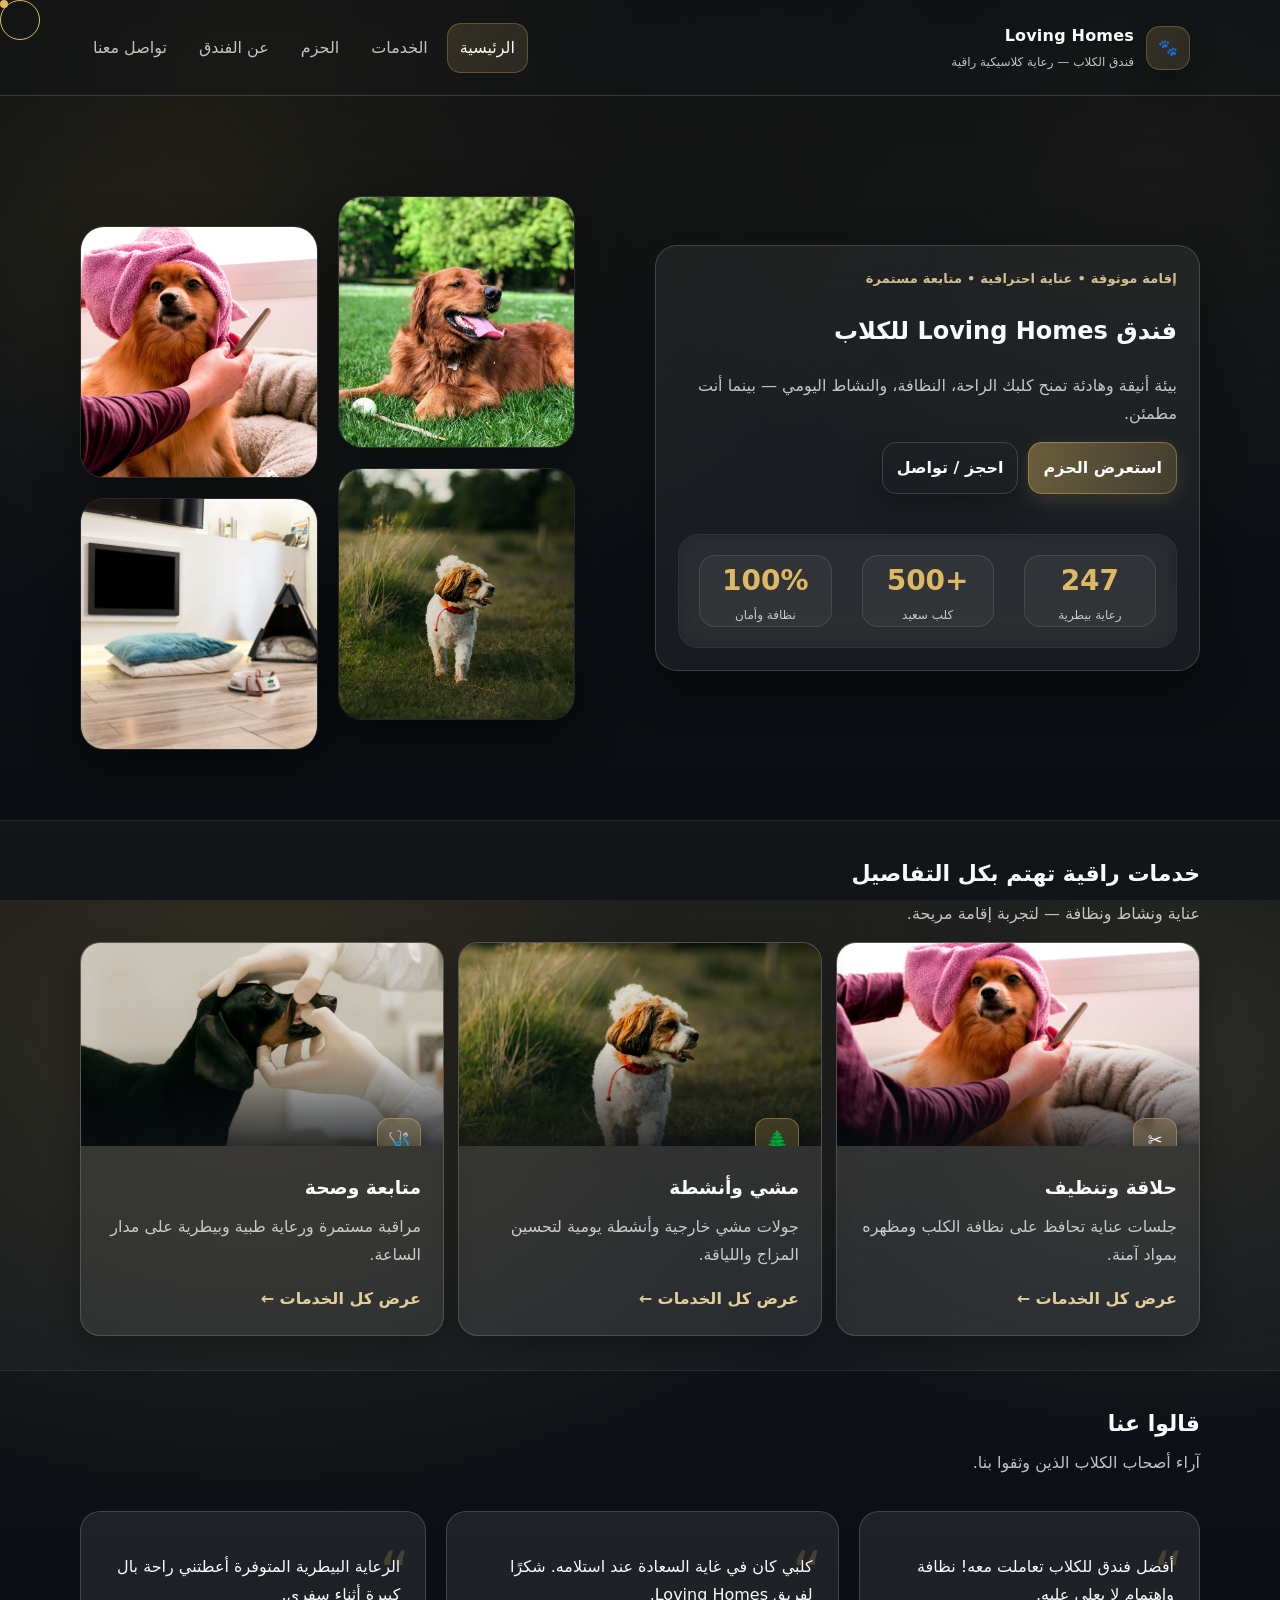
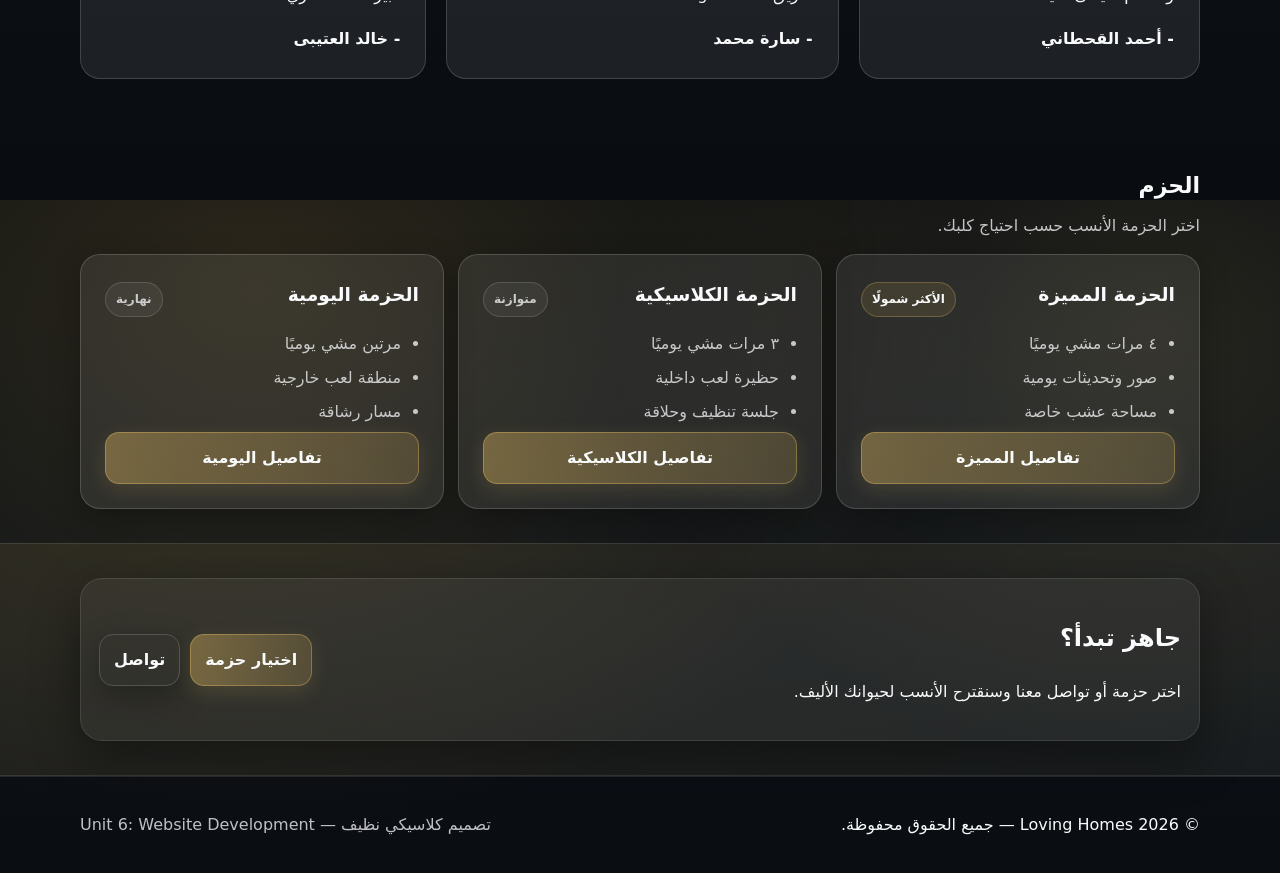
<file: index.html>
<!doctype html>
<html lang="ar" dir="rtl">

<head>
  <meta charset="utf-8" />
  <meta name="viewport" content="width=device-width,initial-scale=1" />
  <meta name="description" content="Loving Homes فندق للكلاب — خدمات وحزم إقامة فاخرة." />
  <title>Loving Homes | الرئيسية</title>
  <link rel="stylesheet" href="style.css" />
</head>

<body data-page="home">
  <a class="skip-link" href="#main">تخطي إلى المحتوى</a>

  <header class="site-header">
    <div class="container header-inner">
      <a class="brand" href="index.html" aria-label="العودة للصفحة الرئيسية">
        <span class="logo" aria-hidden="true">🐾</span>
        <div class="brand-text">
          <strong class="site-title">Loving Homes</strong>
          <span class="site-subtitle">فندق الكلاب — رعاية كلاسيكية راقية</span>
        </div>
      </a>

      <nav class="nav" aria-label="التنقل الرئيسي">
        <button class="nav-toggle" type="button" aria-expanded="false" aria-controls="navMenu"
          aria-label="فتح وإغلاق القائمة">
          ☰ القائمة
        </button>
        <ul id="navMenu" class="nav-list">
          <li><a class="nav-link" href="index.html">الرئيسية</a></li>
          <li><a class="nav-link" href="services.html">الخدمات</a></li>
          <li><a class="nav-link" href="packages.html">الحزم</a></li>
          <li><a class="nav-link" href="about.html">عن الفندق</a></li>
          <li><a class="nav-link" href="contact.html">تواصل معنا</a></li>
        </ul>
      </nav>
    </div>
  </header>

  <main id="main">
    <!-- Premium Integrated Hero Section -->
    <section class="section hero-premium reveal-alt">
      <div class="glow-blob"></div>
      <div class="container hero-alt-integrated">
        <div class="hero-copy">
          <p class="eyebrow">إقامة موثوقة • عناية احترافية • متابعة مستمرة</p>
          <h1>فندق Loving Homes للكلاب</h1>
          <p class="lead">
            بيئة أنيقة وهادئة تمنح كلبك الراحة، النظافة، والنشاط اليومي — بينما أنت مطمئن.
          </p>

          <div class="hero-actions">
            <a class="btn primary" href="packages.html">استعرض الحزم</a>
            <a class="btn ghost" href="contact.html">احجز / تواصل</a>
          </div>

          <!-- Integrated Stats -->
          <div class="hero-stats-integrated">
            <div class="stat">
              <span class="stat-num">24/7</span>
              <span class="stat-label">رعاية بيطرية</span>
            </div>
            <div class="stat">
              <span class="stat-num">+500</span>
              <span class="stat-label">كلب سعيد</span>
            </div>
            <div class="stat">
              <span class="stat-num">100%</span>
              <span class="stat-label">نظافة وأمان</span>
            </div>
          </div>
        </div>

        <div class="hero-alt-gallery">
          <div class="hero-alt-image float-alt"><img src="play.jpg" alt="لعب"></div>
          <div class="hero-alt-image float-alt" style="animation-delay: -2s;"><img src="grooming.jpg" alt="عناية"></div>
          <div class="hero-alt-image float-alt" style="animation-delay: -4s;"><img src="walking.jpg" alt="مشي"></div>
          <div class="hero-alt-image float-alt" style="animation-delay: -1s;"><img src="rooms.jpg" alt="غرف"></div>
        </div>
      </div>
    </section>


    <section class="section section-soft">
      <div class="container">
        <div class="section-head">
          <h2>خدمات راقية تهتم بكل التفاصيل</h2>
          <p>عناية ونشاط ونظافة — لتجربة إقامة مريحة.</p>
        </div>

        <div class="grid cards-3">
          <article class="card feature p-0">
            <div class="card-img-wrap">
              <img src="grooming.jpg" alt="كلب أثناء جلسة حلاقة وتنظيف" loading="lazy" width="400" height="220"
                loading="eager" class="card-img" />
              <div class="icon-floating" aria-hidden="true">✂️</div>
            </div>
            <div class="card-content">
              <h3>حلاقة وتنظيف</h3>
              <p>جلسات عناية تحافظ على نظافة الكلب ومظهره بمواد آمنة.</p>
              <a class="text-link" href="services.html">عرض كل الخدمات ←</a>
            </div>
          </article>

          <article class="card feature p-0">
            <div class="card-img-wrap">
              <img src="walking.jpg" alt="كلاب تمشي في الطبيعة والمشي الخارجي" loading="lazy" width="400" height="220"
                class="card-img" />
              <div class="icon-floating" aria-hidden="true">🌲</div>
            </div>
            <div class="card-content">
              <h3>مشي وأنشطة</h3>
              <p>جولات مشي خارجية وأنشطة يومية لتحسين المزاج واللياقة.</p>
              <a class="text-link" href="services.html">عرض كل الخدمات ←</a>
            </div>
          </article>

          <article class="card feature p-0">
            <div class="card-img-wrap">
              <img src="vet.jpg" alt="رعاية طبية وبيطرية للكلاب" loading="lazy" width="400" height="220"
                class="card-img" />
              <div class="icon-floating" aria-hidden="true">🩺</div>
            </div>
            <div class="card-content">
              <h3>متابعة وصحة</h3>
              <p>مراقبة مستمرة ورعاية طبية وبيطرية على مدار الساعة.</p>
              <a class="text-link" href="services.html">عرض كل الخدمات ←</a>
            </div>
          </article>
        </div>
      </div>
    </section>

    <!-- Testimonials Section (Alt) -->
    <section class="section">
      <div class="container">
        <div class="section-head">
          <h2>قالوا عنا</h2>
          <p>آراء أصحاب الكلاب الذين وثقوا بنا.</p>
        </div>
        <div class="testimonials-grid">
          <div class="testimonial-card">
            <p>أفضل فندق للكلاب تعاملت معه! نظافة واهتمام لا يعلى عليه.</p>
            <strong>- أحمد القحطاني</strong>
          </div>
          <div class="testimonial-card">
            <p>كلبي كان في غاية السعادة عند استلامه. شكرًا لفريق Loving Homes.</p>
            <strong>- سارة محمد</strong>
          </div>
          <div class="testimonial-card">
            <p>الرعاية البيطرية المتوفرة أعطتني راحة بال كبيرة أثناء سفري.</p>
            <strong>- خالد العتيبى</strong>
          </div>
        </div>
      </div>
    </section>

    <section class="section">
      <div class="container">
        <div class="section-head">
          <h2>الحزم</h2>
          <p>اختر الحزمة الأنسب حسب احتياج كلبك.</p>
        </div>

        <div class="grid cards-3">
          <article class="card price">
            <div class="price-top">
              <h3>الحزمة المميزة</h3>
              <span class="tag">الأكثر شمولًا</span>
            </div>
            <ul class="list">
              <li>٤ مرات مشي يوميًا</li>
              <li>صور وتحديثات يومية</li>
              <li>مساحة عشب خاصة</li>
            </ul>
            <a class="btn primary full" href="packages.html#premium">تفاصيل المميزة</a>
          </article>

          <article class="card price">
            <div class="price-top">
              <h3>الحزمة الكلاسيكية</h3>
              <span class="tag neutral">متوازنة</span>
            </div>
            <ul class="list">
              <li>٣ مرات مشي يوميًا</li>
              <li>حظيرة لعب داخلية</li>
              <li>جلسة تنظيف وحلاقة</li>
            </ul>
            <a class="btn primary full" href="packages.html#classic">تفاصيل الكلاسيكية</a>
          </article>

          <article class="card price">
            <div class="price-top">
              <h3>الحزمة اليومية</h3>
              <span class="tag neutral">نهارية</span>
            </div>
            <ul class="list">
              <li>مرتين مشي يوميًا</li>
              <li>منطقة لعب خارجية</li>
              <li>مسار رشاقة</li>
            </ul>
            <a class="btn primary full" href="packages.html#day">تفاصيل اليومية</a>
          </article>
        </div>
      </div>
    </section>

    <section class="section cta">
      <div class="container cta-inner">
        <div>
          <h2>جاهز تبدأ؟</h2>
          <p>اختر حزمة أو تواصل معنا وسنقترح الأنسب لحيوانك الأليف.</p>
        </div>
        <div class="cta-actions">
          <a class="btn primary" href="packages.html">اختيار حزمة</a>
          <a class="btn ghost" href="contact.html">تواصل</a>
        </div>
      </div>
    </section>
  </main>

  <footer class="site-footer">
    <div class="container footer-inner">
      <p>© <span id="year"></span> Loving Homes — جميع الحقوق محفوظة.</p>
      <p class="muted">تصميم كلاسيكي نظيف — Unit 6: Website Development</p>
    </div>
  </footer>

  <div class="cursor-dot"></div>
  <div class="cursor-outline"></div>
  <script src="main.js"></script>
</body>

</html>
</file>
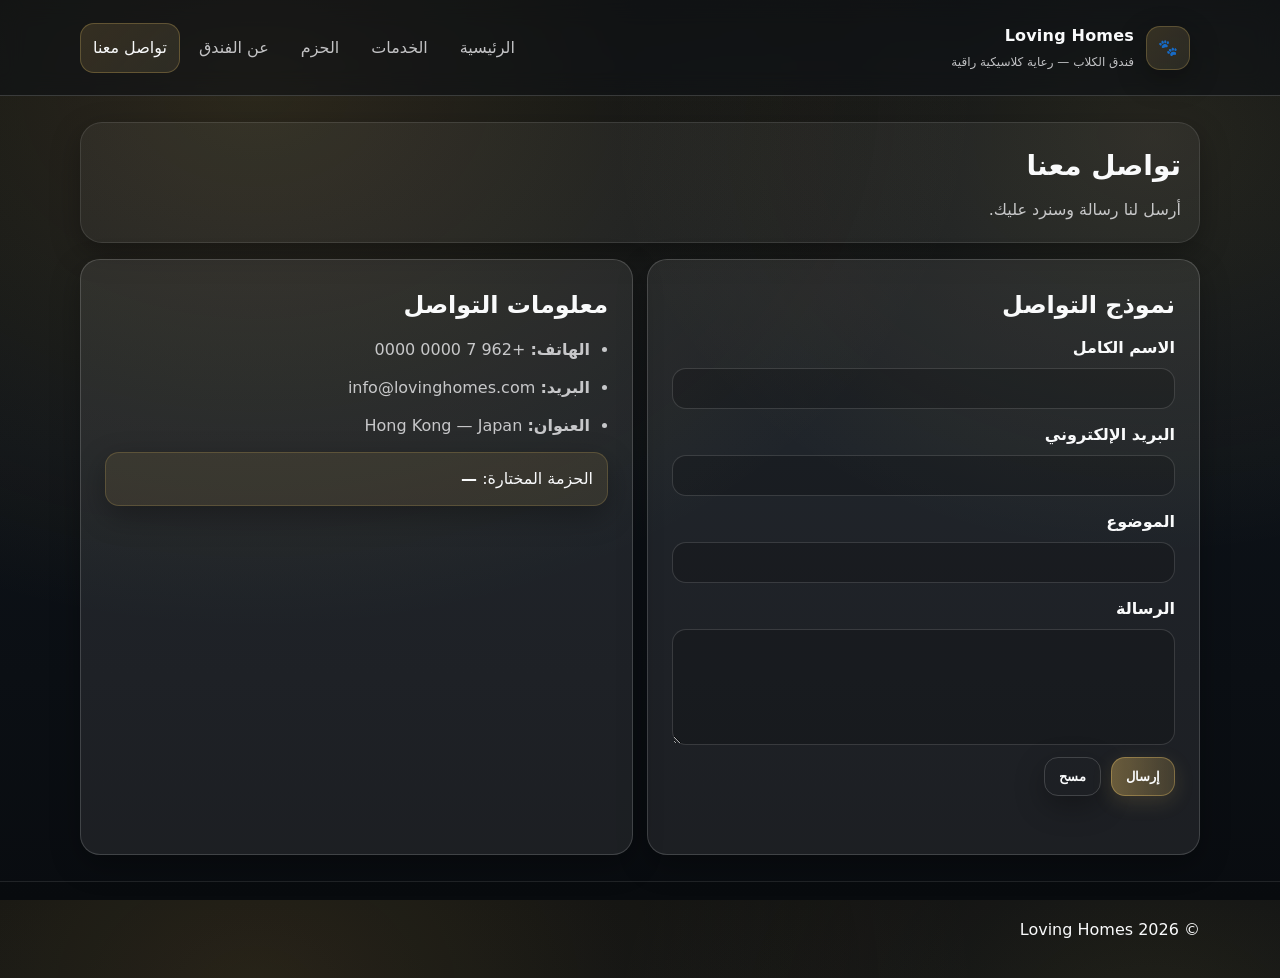
<file: contact.html>
<!doctype html>
<html lang="ar" dir="rtl">
<head>
<meta charset="utf-8"/>
<meta name="viewport" content="width=device-width,initial-scale=1"/>
<meta name="description" content="تواصل مع Loving Homes لحجز إقامة أو الاستفسار."/>
<title>Loving Homes | تواصل معنا</title>
<link rel="stylesheet" href="style.css"/>

<style>
.form-status{margin-top:15px;font-weight:bold;min-height:24px}
.form-status.success{color:#2e7d32}
.form-status.error{color:#c62828}
.loading{opacity:.7;pointer-events:none}
</style>
</head>

<body data-page="contact">

<a class="skip-link" href="#main">تخطي إلى المحتوى</a>

<header class="site-header">
<div class="container header-inner">

<a class="brand" href="index.html">
<span class="logo">🐾</span>
<div class="brand-text">
<strong class="site-title">Loving Homes</strong>
<span class="site-subtitle">فندق الكلاب — رعاية كلاسيكية راقية</span>
</div>
</a>

<nav class="nav">
<button class="nav-toggle" type="button">☰ القائمة</button>
<ul id="navMenu" class="nav-list">
<li><a class="nav-link" href="index.html">الرئيسية</a></li>
<li><a class="nav-link" href="services.html">الخدمات</a></li>
<li><a class="nav-link" href="packages.html">الحزم</a></li>
<li><a class="nav-link" href="about.html">عن الفندق</a></li>
<li><a class="nav-link" href="contact.html">تواصل معنا</a></li>
</ul>
</nav>

</div>
</header>

<main id="main" class="page">

<div class="container">

<header class="page-head">
<h1>تواصل معنا</h1>
<p>أرسل لنا رسالة وسنرد عليك.</p>
</header>

<div class="grid cards-2">

<section class="card">

<h2>نموذج التواصل</h2>

<form id="contactForm"
class="form"
action="https://formsubmit.co/kangfo704@gmail.com"
method="POST"
novalidate>

<input type="hidden" name="_subject" value="رسالة جديدة من موقع Loving Homes">
<input type="hidden" name="_captcha" value="false">
<input type="hidden" name="_template" value="table">

<div class="form-row">
<label for="name">الاسم الكامل</label>
<input id="name" name="name" type="text" required>
</div>

<div class="form-row">
<label for="email">البريد الإلكتروني</label>
<input id="email" name="email" type="email" required>
</div>

<div class="form-row">
<label for="subject">الموضوع</label>
<input id="subject" name="subject" type="text">
</div>

<div class="form-row">
<label for="message">الرسالة</label>
<textarea id="message" name="message" rows="6" required></textarea>
</div>

<input type="hidden" name="package" id="hiddenPackage">

<div class="form-actions">
<button class="btn primary" type="submit" id="submitBtn">إرسال</button>
<button class="btn ghost" type="reset">مسح</button>
</div>

<p class="form-status" id="formStatus"></p>

</form>

</section>

<aside class="card">

<h2>معلومات التواصل</h2>

<ul class="info">
<li><strong>الهاتف:</strong> +962 7 0000 0000</li>
<li><strong>البريد:</strong> info@lovinghomes.com</li>
<li><strong>العنوان:</strong> Hong Kong — Japan</li>
</ul>

<div class="notice compact">
الحزمة المختارة:
<strong id="pickedPackage">—</strong>
</div>

</aside>

</div>
</div>
</main>

<footer class="site-footer">
<div class="container footer-inner">
<p>© <span id="year"></span> Loving Homes</p>
</div>
</footer>

<script src="main.js"></script>

<script>

document.addEventListener("DOMContentLoaded",function(){

const form=document.getElementById("contactForm")
const status=document.getElementById("formStatus")
const btn=document.getElementById("submitBtn")

const picked=document.getElementById("pickedPackage")
const hiddenPackage=document.getElementById("hiddenPackage")
const message=document.getElementById("message")

if(picked && picked.textContent.trim()!=="—"){
hiddenPackage.value=picked.textContent.trim()
}

form.addEventListener("submit",function(e){

e.preventDefault()

btn.disabled=true
btn.textContent="جاري الإرسال..."

fetch(form.action,{
method:"POST",
body:new FormData(form),
headers:{Accept:"application/json"}
})

.then(response=>{

if(response.ok){

form.reset()

status.className="form-status success"
status.textContent="تم إرسال رسالتك بنجاح. شكراً لتواصلك معنا."

}else{

status.className="form-status error"
status.textContent="حدث خطأ أثناء الإرسال"

}

})

.catch(()=>{

status.className="form-status error"
status.textContent="فشل الاتصال بالخادم"

})

.finally(()=>{

btn.disabled=false
btn.textContent="إرسال"

})

})

const year=document.getElementById("year")
if(year) year.textContent=new Date().getFullYear()

})

</script>

</body>
</html>
</file>
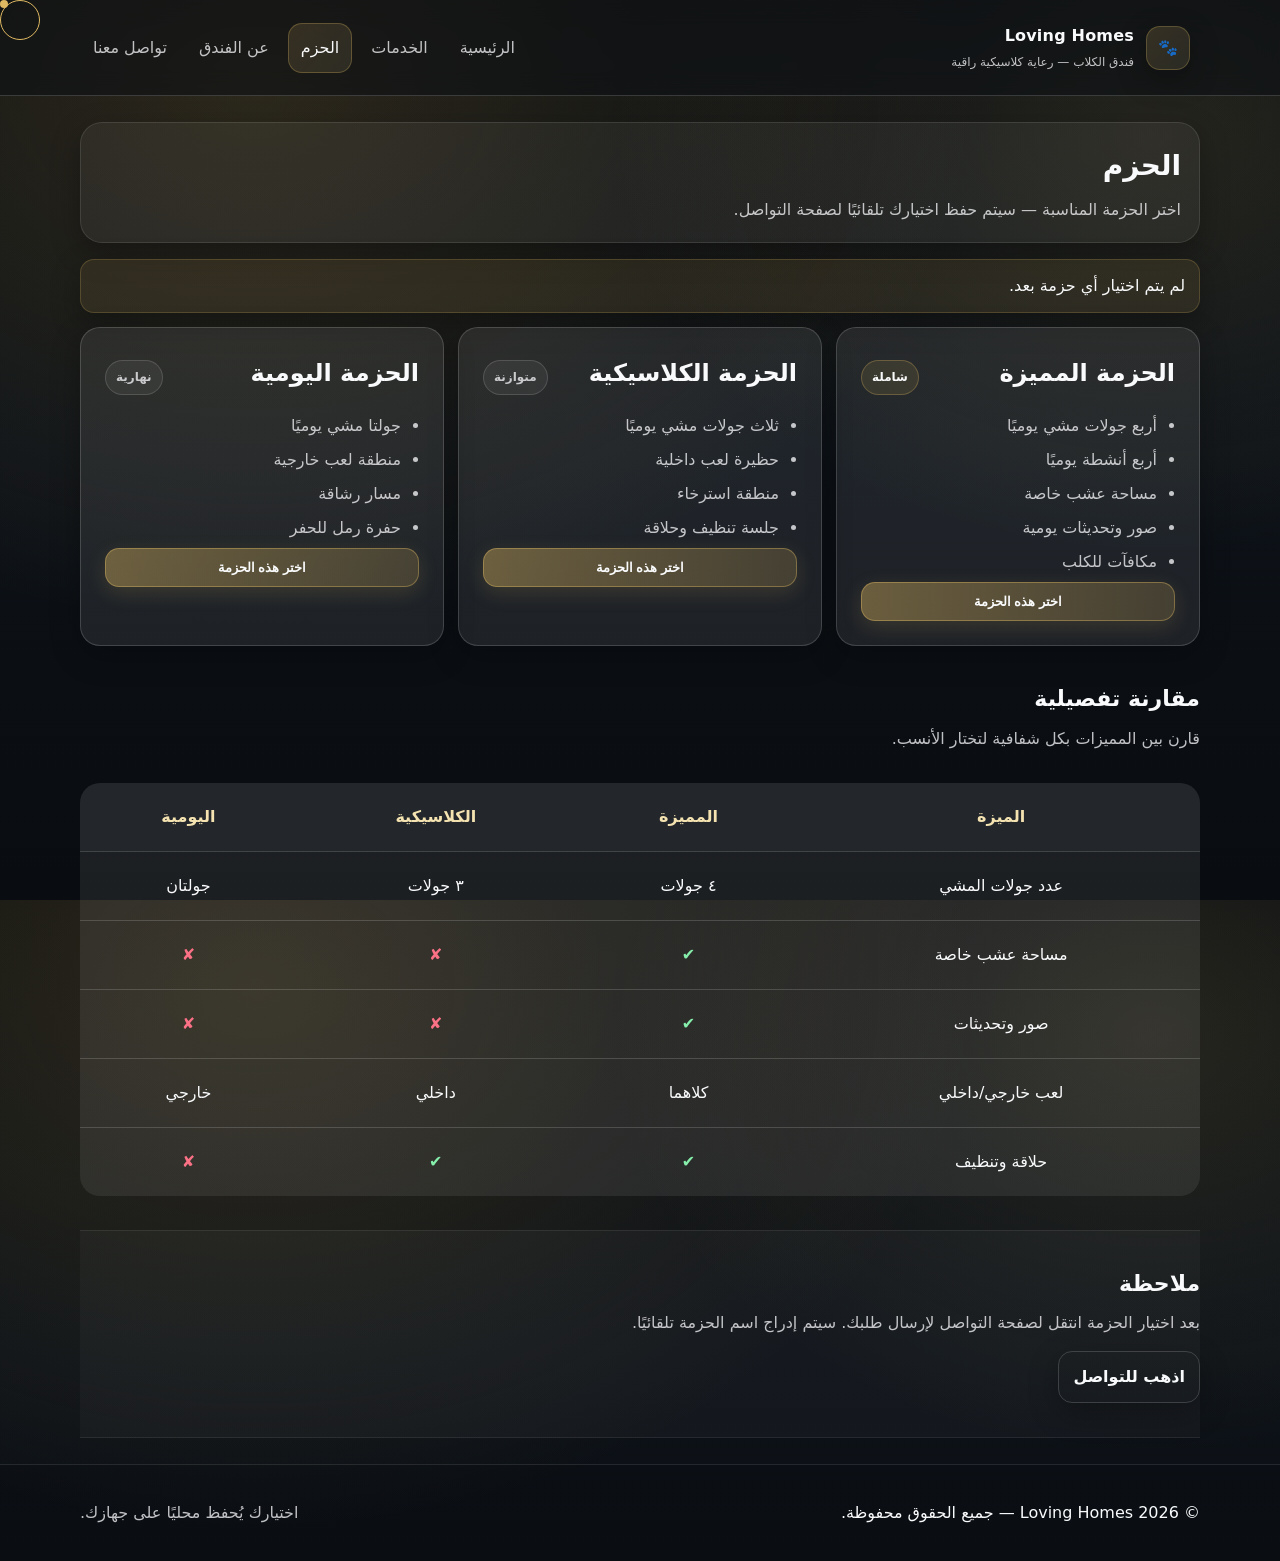
<file: packages.html>
<!doctype html>
<html lang="ar" dir="rtl">

<head>
  <meta charset="utf-8" />
  <meta name="viewport" content="width=device-width,initial-scale=1" />
  <meta name="description" content="حزم Loving Homes: المميزة، الكلاسيكية، واليومية." />
  <title>Loving Homes | الحزم</title>
  <link rel="stylesheet" href="style.css" />
</head>

<body data-page="packages">
  <a class="skip-link" href="#main">تخطي إلى المحتوى</a>

  <header class="site-header">
    <div class="container header-inner">
      <a class="brand" href="index.html" aria-label="العودة للصفحة الرئيسية">
        <span class="logo" aria-hidden="true">🐾</span>
        <div class="brand-text">
          <strong class="site-title">Loving Homes</strong>
          <span class="site-subtitle">فندق الكلاب — رعاية كلاسيكية راقية</span>
        </div>
      </a>

      <nav class="nav" aria-label="التنقل الرئيسي">
        <button class="nav-toggle" type="button" aria-expanded="false" aria-controls="navMenu"
          aria-label="فتح وإغلاق القائمة">
          ☰ القائمة
        </button>
        <ul id="navMenu" class="nav-list">
          <li><a class="nav-link" href="index.html">الرئيسية</a></li>
          <li><a class="nav-link" href="services.html">الخدمات</a></li>
          <li><a class="nav-link" href="packages.html">الحزم</a></li>
          <li><a class="nav-link" href="about.html">عن الفندق</a></li>
          <li><a class="nav-link" href="contact.html">تواصل معنا</a></li>
        </ul>
      </nav>
    </div>
  </header>

  <main id="main" class="page">
    <div class="container">
      <header class="page-head">
        <h1>الحزم</h1>
        <p>اختر الحزمة المناسبة — سيتم حفظ اختيارك تلقائيًا لصفحة التواصل.</p>
      </header>

      <div class="notice" role="status" aria-live="polite" id="selectedNotice">
        لم يتم اختيار أي حزمة بعد.
      </div>

      <section class="grid cards-3">
        <article class="card price" id="premium">
          <div class="price-top">
            <h2>الحزمة المميزة</h2>
            <span class="tag">شاملة</span>
          </div>
          <ul class="list">
            <li>أربع جولات مشي يوميًا</li>
            <li>أربع أنشطة يوميًا</li>
            <li>مساحة عشب خاصة</li>
            <li>صور وتحديثات يومية</li>
            <li>مكافآت للكلب</li>
          </ul>
          <button class="btn primary full js-pick" data-package="الحزمة المميزة" type="button">اختر هذه الحزمة</button>
        </article>

        <article class="card price" id="classic">
          <div class="price-top">
            <h2>الحزمة الكلاسيكية</h2>
            <span class="tag neutral">متوازنة</span>
          </div>
          <ul class="list">
            <li>ثلاث جولات مشي يوميًا</li>
            <li>حظيرة لعب داخلية</li>
            <li>منطقة استرخاء</li>
            <li>جلسة تنظيف وحلاقة</li>
          </ul>
          <button class="btn primary full js-pick" data-package="الحزمة الكلاسيكية" type="button">اختر هذه
            الحزمة</button>
        </article>

        <article class="card price" id="day">
          <div class="price-top">
            <h2>الحزمة اليومية</h2>
            <span class="tag neutral">نهارية</span>
          </div>
          <ul class="list">
            <li>جولتا مشي يوميًا</li>
            <li>منطقة لعب خارجية</li>
            <li>مسار رشاقة</li>
            <li>حفرة رمل للحفر</li>
          </ul>
          <button class="btn primary full js-pick" data-package="الحزمة اليومية" type="button">اختر هذه الحزمة</button>
        </article>
      </section>

      <!-- Alt Comparison Table Section -->
      <section class="section reveal-alt">
        <div class="section-head">
          <h2>مقارنة تفصيلية</h2>
          <p>قارن بين المميزات بكل شفافية لتختار الأنسب.</p>
        </div>
        <div class="comp-table-wrap">
          <table class="comp-table">
            <thead>
              <tr>
                <th>الميزة</th>
                <th>المميزة</th>
                <th>الكلاسيكية</th>
                <th>اليومية</th>
              </tr>
            </thead>
            <tbody>
              <tr>
                <td>عدد جولات المشي</td>
                <td>٤ جولات</td>
                <td>٣ جولات</td>
                <td>جولتان</td>
              </tr>
              <tr>
                <td>مساحة عشب خاصة</td>
                <td><span class="check">✔</span></td>
                <td><span class="cross">✘</span></td>
                <td><span class="cross">✘</span></td>
              </tr>
              <tr>
                <td>صور وتحديثات</td>
                <td><span class="check">✔</span></td>
                <td><span class="cross">✘</span></td>
                <td><span class="cross">✘</span></td>
              </tr>
              <tr>
                <td>لعب خارجي/داخلي</td>
                <td>كلاهما</td>
                <td>داخلي</td>
                <td>خارجي</td>
              </tr>
              <tr>
                <td>حلاقة وتنظيف</td>
                <td><span class="check">✔</span></td>
                <td><span class="check">✔</span></td>
                <td><span class="cross">✘</span></td>
              </tr>
            </tbody>
          </table>
        </div>
      </section>

      <section class="section section-soft">
        <div class="section-head">
          <h2>ملاحظة</h2>
          <p>بعد اختيار الحزمة انتقل لصفحة التواصل لإرسال طلبك. سيتم إدراج اسم الحزمة تلقائيًا.</p>
        </div>
        <a class="btn ghost" href="contact.html">اذهب للتواصل</a>
      </section>
    </div>
  </main>

  <footer class="site-footer">
    <div class="container footer-inner">
      <p>© <span id="year"></span> Loving Homes — جميع الحقوق محفوظة.</p>
      <p class="muted">اختيارك يُحفظ محليًا على جهازك.</p>
    </div>
  </footer>

  <div class="cursor-dot"></div>
  <div class="cursor-outline"></div>
  <script src="main.js"></script>
</body>

</html>
</file>
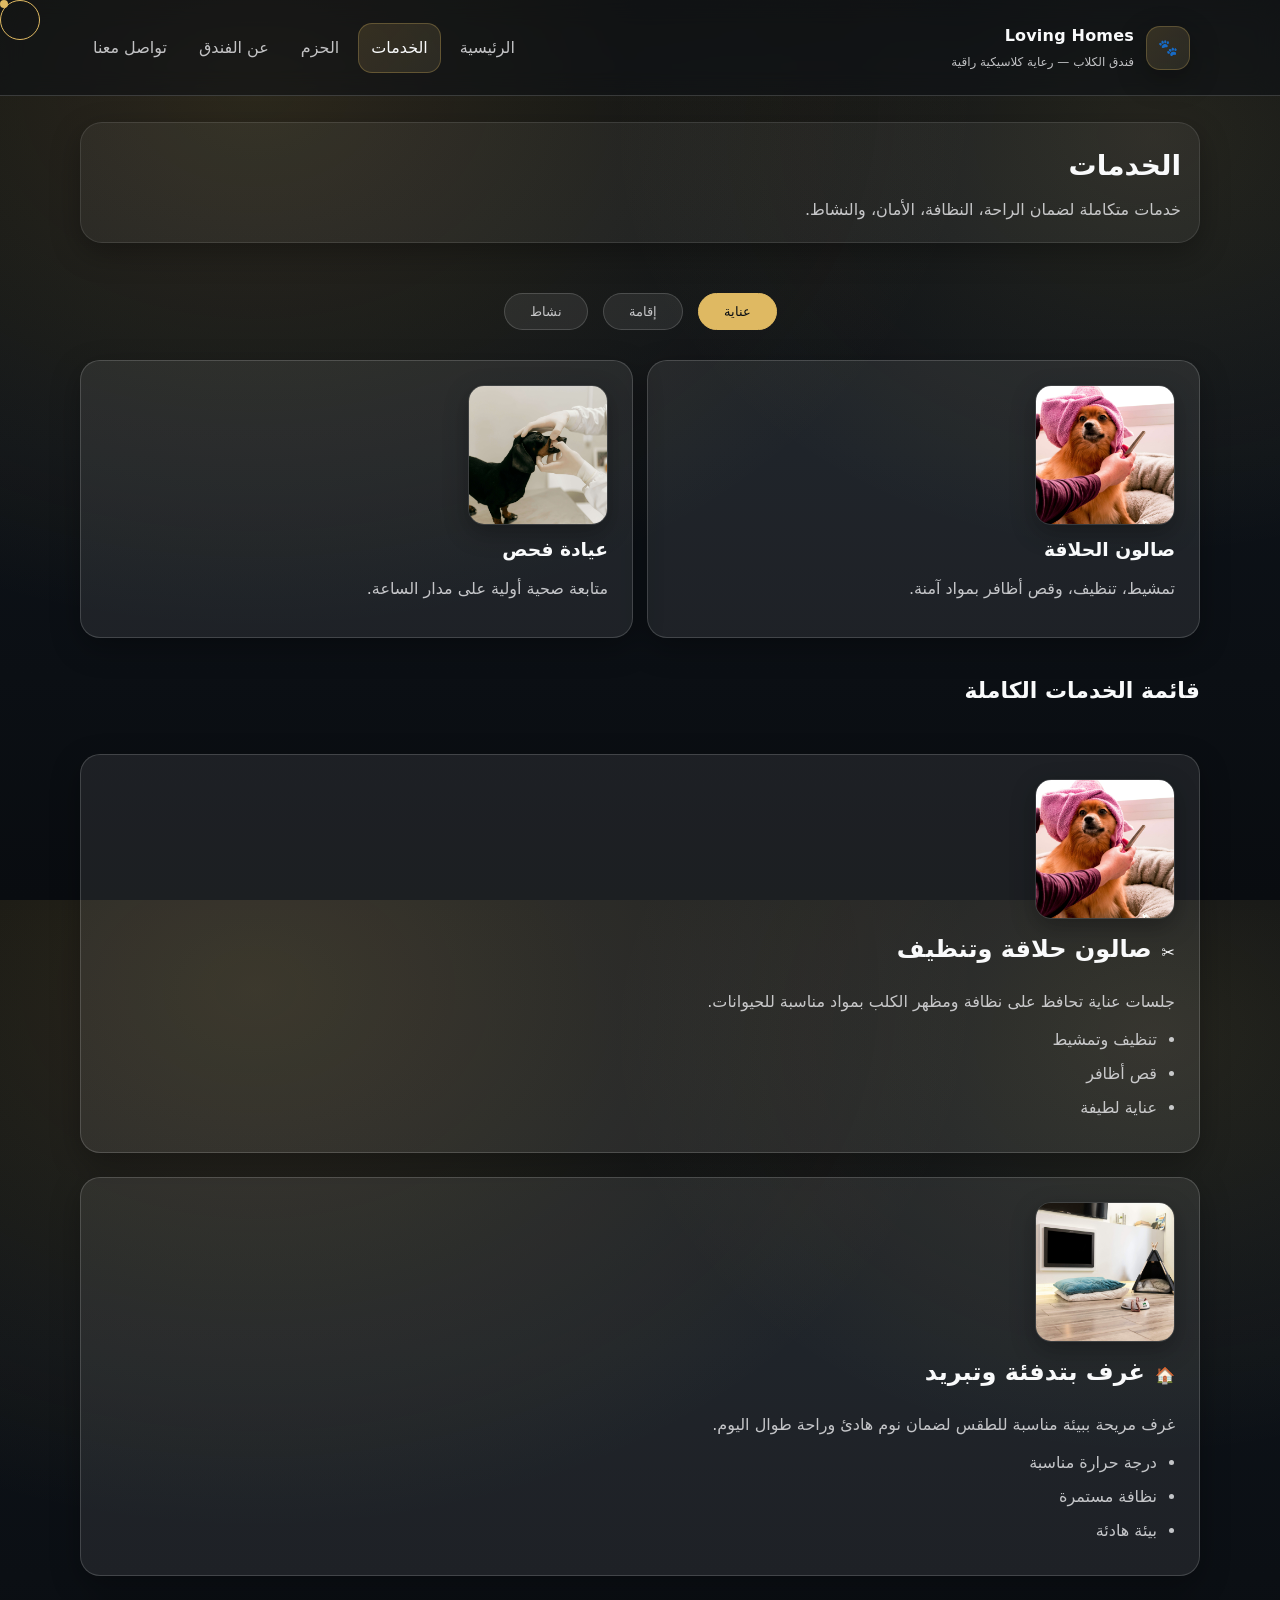
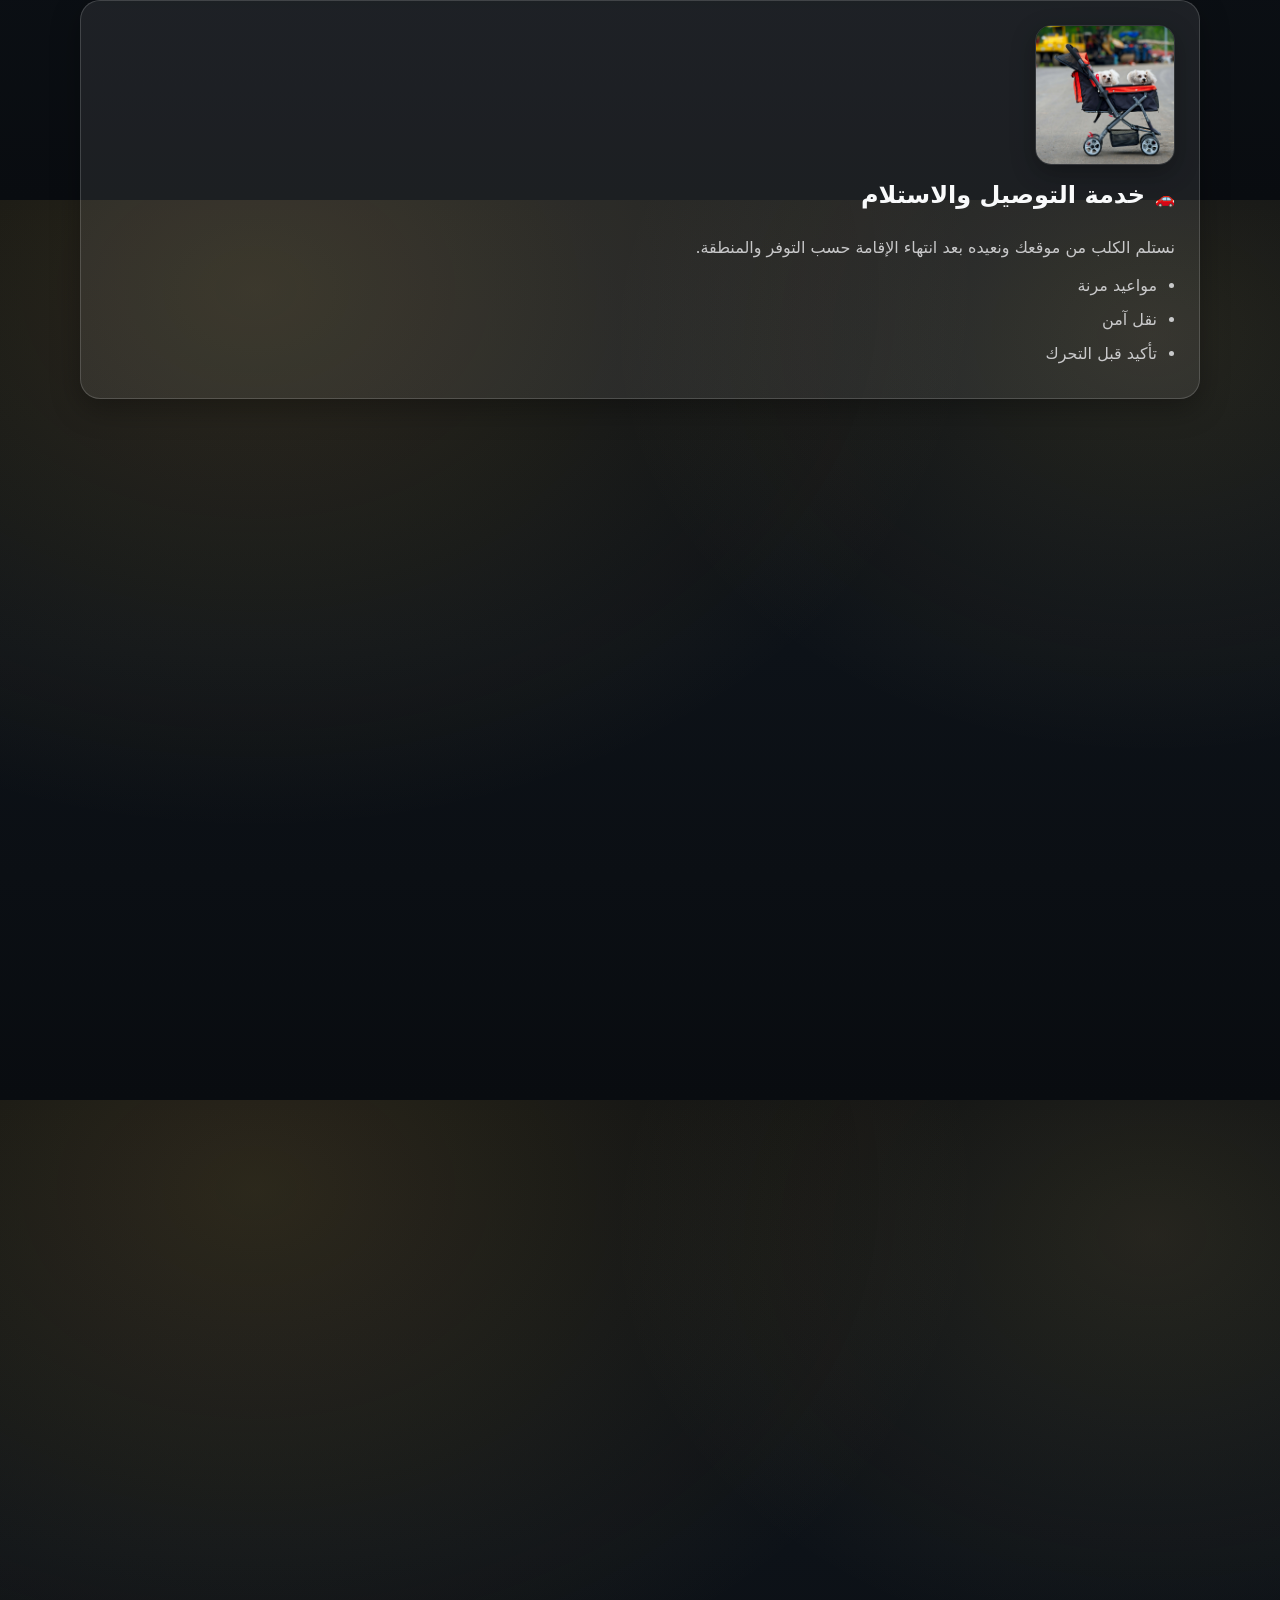
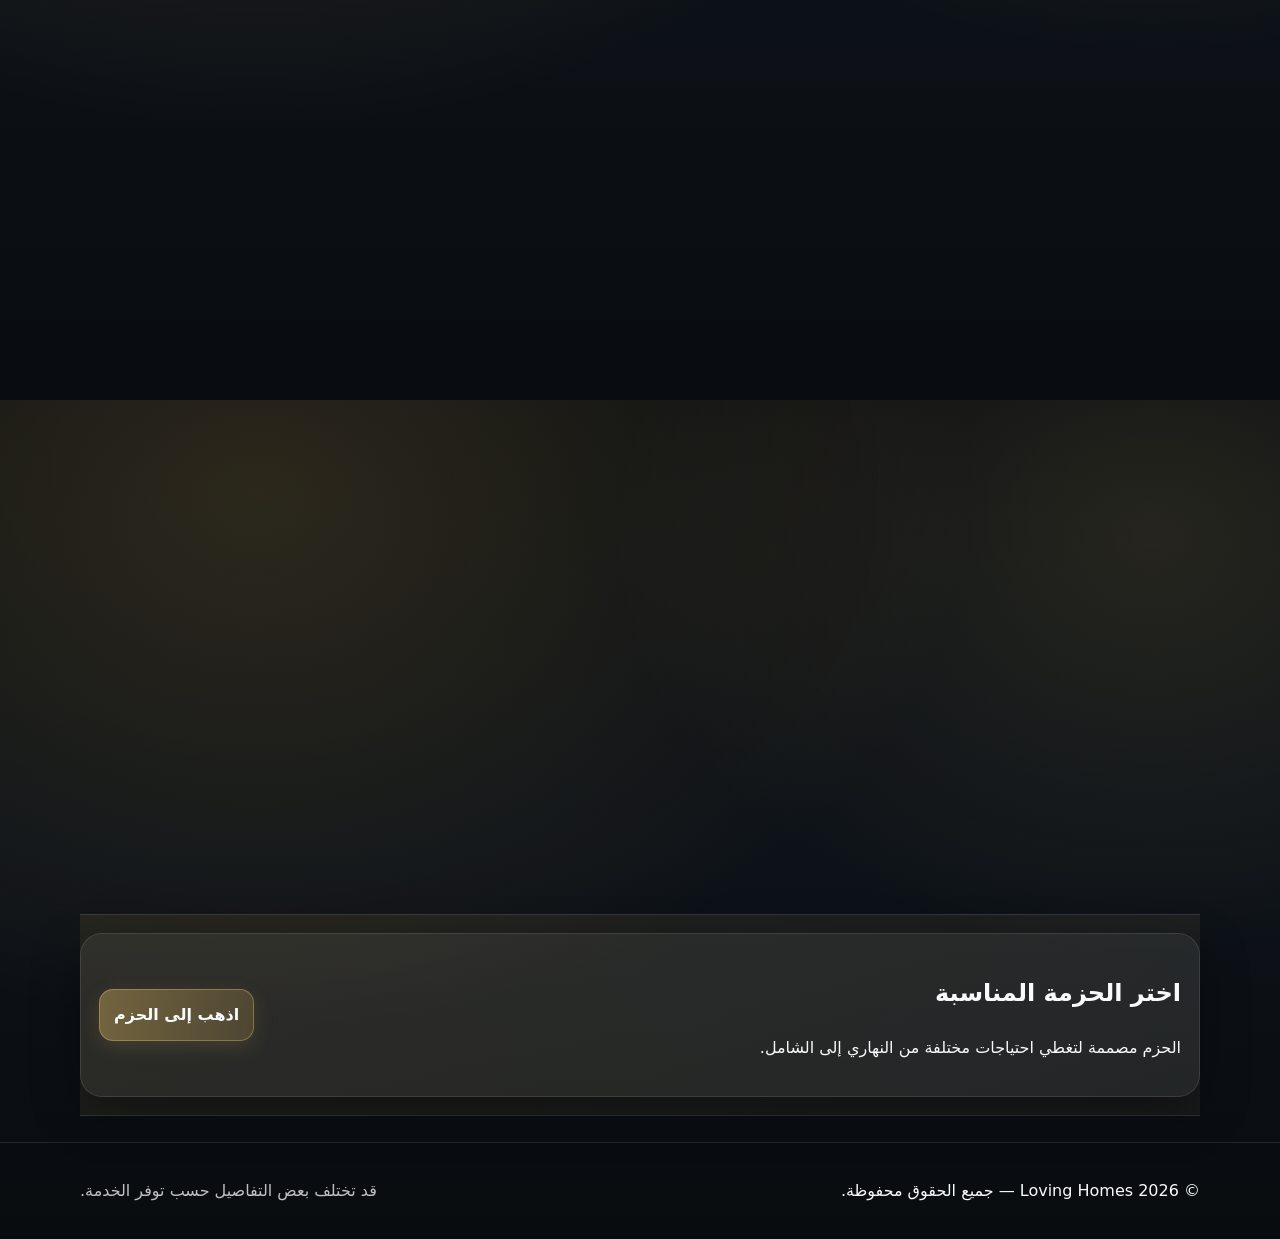
<file: services.html>
<!doctype html>
<html lang="ar" dir="rtl">

<head>
  <meta charset="utf-8" />
  <meta name="viewport" content="width=device-width,initial-scale=1" />
  <meta name="description"
    content="خدمات Loving Homes: حلاقة، غرف، توصيل، لعب، رعاية بيطرية، مراقبة، مشي، لعب داخلي." />
  <title>Loving Homes | الخدمات</title>
  <link rel="stylesheet" href="style.css" />
</head>

<body data-page="services">
  <a class="skip-link" href="#main">تخطي إلى المحتوى</a>

  <header class="site-header">
    <div class="container header-inner">
      <a class="brand" href="index.html" aria-label="العودة للصفحة الرئيسية">
        <span class="logo" aria-hidden="true">🐾</span>
        <div class="brand-text">
          <strong class="site-title">Loving Homes</strong>
          <span class="site-subtitle">فندق الكلاب — رعاية كلاسيكية راقية</span>
        </div>
      </a>

      <nav class="nav" aria-label="التنقل الرئيسي">
        <button class="nav-toggle" type="button" aria-expanded="false" aria-controls="navMenu"
          aria-label="فتح وإغلاق القائمة">
          ☰ القائمة
        </button>
        <ul id="navMenu" class="nav-list">
          <li><a class="nav-link" href="index.html">الرئيسية</a></li>
          <li><a class="nav-link" href="services.html">الخدمات</a></li>
          <li><a class="nav-link" href="packages.html">الحزم</a></li>
          <li><a class="nav-link" href="about.html">عن الفندق</a></li>
          <li><a class="nav-link" href="contact.html">تواصل معنا</a></li>
        </ul>
      </nav>
    </div>
  </header>

  <main id="main" class="page">
    <div class="container">
      <header class="page-head">
        <h1>الخدمات</h1>
        <p>خدمات متكاملة لضمان الراحة، النظافة، الأمان، والنشاط.</p>
      </header>

      <!-- Alt Tabbed Services Interface -->
      <section class="section reveal-alt">
        <div class="tabs-nav">
          <button class="tab-btn active" data-tab="care">عناية</button>
          <button class="tab-btn" data-tab="stay">إقامة</button>
          <button class="tab-btn" data-tab="activity">نشاط</button>
        </div>

        <div class="tabs-content">
          <!-- Care Tab -->
          <div id="care" class="active">
            <div class="grid cards-2">
              <article class="card service">
                <img src="grooming.jpg" alt="حلاقة">
                <div>
                  <h3>صالون الحلاقة</h3>
                  <p>تمشيط، تنظيف، وقص أظافر بمواد آمنة.</p>
                </div>
              </article>
              <article class="card service">
                <img src="vet.jpg" alt="طبيب">
                <div>
                  <h3>عيادة فحص</h3>
                  <p>متابعة صحية أولية على مدار الساعة.</p>
                </div>
              </article>
            </div>
          </div>

          <!-- Stay Tab -->
          <div id="stay">
            <div class="grid cards-2">
              <article class="card service">
                <img src="rooms.jpg" alt="غرف">
                <div>
                  <h3>غرف مكيفة</h3>
                  <p>بيئة هادئة ونظيفة لنوم مريح جداً.</p>
                </div>
              </article>
              <article class="card service">
                <img src="Watching.jpg" alt="مراقب">
                <div>
                  <h3>مراقبة ذكية</h3>
                  <p>كاميرات ومتابعة سلوكية لضمان الهدوء.</p>
                </div>
              </article>
            </div>
          </div>

          <!-- Activity Tab -->
          <div id="activity">
            <div class="grid cards-2">
              <article class="card service">
                <img src="play.jpg" alt="لعب">
                <div>
                  <h3>ساحات خارجية</h3>
                  <p>ركض ولعب في الهواء الطلق تحت الإشراف.</p>
                </div>
              </article>
              <article class="card service">
                <img src="walking.jpg" alt="مشي">
                <div>
                  <h3>مشي في الطبيعة</h3>
                  <p>جولات خارجية لاستكشاف محيط الفندق.</p>
                </div>
              </article>
            </div>
          </div>
        </div>
      </section>

      <section class="services-stack">
        <div class="section-head">
          <h2>قائمة الخدمات الكاملة</h2>
        </div>
        <article class="card service reveal">
          <!-- 🖼️ لتغيير الصورة: فقط استبدل 'صورة1.jpg' باسم ملف الصورة التي تريدها من مجلد images -->
          <img src="grooming.jpg" alt="صالون حلاقة وتنظيف" loading="lazy" width="140" height="140"
            onerror="this.style.display='none'">
          <div>
            <div class="service-top">
              <span class="icon" aria-hidden="true">✂️</span>
              <h2>صالون حلاقة وتنظيف</h2>
            </div>
            <p>جلسات عناية تحافظ على نظافة ومظهر الكلب بمواد مناسبة للحيوانات.</p>
            <ul class="list">
              <li>تنظيف وتمشيط</li>
              <li>قص أظافر</li>
              <li>عناية لطيفة</li>
            </ul>
          </div>
        </article>

        <article class="card service reveal">
          <!-- 🖼️ لتغيير الصورة: فقط استبدل 'صورة2.jpg' باسم ملف الصورة التي تريدها من مجلد images -->
          <img src="rooms.jpg" alt="غرف بتدفئة وتبريد" loading="lazy" width="140" height="140"
            onerror="this.style.display='none'">
          <div>
            <div class="service-top">
              <span class="icon" aria-hidden="true">🏠</span>
              <h2>غرف بتدفئة وتبريد</h2>
            </div>
            <p>غرف مريحة ببيئة مناسبة للطقس لضمان نوم هادئ وراحة طوال اليوم.</p>
            <ul class="list">
              <li>درجة حرارة مناسبة</li>
              <li>نظافة مستمرة</li>
              <li>بيئة هادئة</li>
            </ul>
          </div>
        </article>

        <article class="card service reveal">
          <img src="delivery.jpg" alt="خدمة التوصيل والاستلام" loading="lazy" width="140" height="140"
            onerror="this.style.display='none'">
          <div>
            <div class="service-top">
              <span class="icon" aria-hidden="true">🚗</span>
              <h2>خدمة التوصيل والاستلام</h2>
            </div>
            <p>نستلم الكلب من موقعك ونعيده بعد انتهاء الإقامة حسب التوفر والمنطقة.</p>
            <ul class="list">
              <li>مواعيد مرنة</li>
              <li>نقل آمن</li>
              <li>تأكيد قبل التحرك</li>
            </ul>
          </div>
        </article>

        <article class="card service reveal">
          <!-- 🖼️ لتغيير الصورة: فقط استبدل 'صورة4.jpg' باسم ملف الصورة التي تريدها -->
          <img src="play.jpg" alt="مناطق لعب خارجية آمنة" loading="lazy" width="140" height="140"
            onerror="this.style.display='none'">
          <div>
            <div class="service-top">
              <span class="icon" aria-hidden="true">🌤️</span>
              <h2>مناطق لعب خارجية آمنة</h2>
            </div>
            <p>مساحات خارجية مخصصة للعب والحركة بحرية تحت إشراف ومراقبة.</p>
            <ul class="list">
              <li>سياج آمن</li>
              <li>وقت لعب يومي</li>
              <li>تنظيم مجموعات</li>
            </ul>
          </div>
        </article>

        <article class="card service reveal">
          <!-- 🖼️ لتغيير الصورة: فقط استبدل 'صورة5.jpg' باسم ملف الصورة التي تريدها -->
          <img src="vet.jpg" alt="رعاية بيطرية 24 ساعة" loading="lazy" width="140" height="140"
            onerror="this.style.display='none'">
          <div>
            <div class="service-top">
              <span class="icon" aria-hidden="true">🩺</span>
              <h2>رعاية بيطرية 24 ساعة</h2>
            </div>
            <p>متابعة صحية وإجراءات أولية متاحة على مدار الساعة لضمان السلامة.</p>
            <ul class="list">
              <li>استجابة سريعة</li>
              <li>متابعة عند الحاجة</li>
              <li>إبلاغ المالك</li>
            </ul>
          </div>
        </article>

        <article class="card service reveal">
          <!-- 🖼️ لتغيير الصورة: فقط استبدل 'صورة6.jpg' باسم ملف الصورة التي تريدها -->
          <img src="Watching.jpg" alt="مراقبة الحيوانات" loading="lazy" width="140" height="140"
            onerror="this.style.display='none'">
          <div>
            <div class="service-top">
              <span class="icon" aria-hidden="true">📹</span>
              <h2>مراقبة الحيوانات</h2>
            </div>
            <p>متابعة النشاط والسلوك لتقليل التوتر وتقديم تجربة إقامة مريحة.</p>
            <ul class="list">
              <li>متابعة يومية</li>
              <li>تحديثات عند الطلب</li>
              <li>اهتمام فردي</li>
            </ul>
          </div>
        </article>

        <article class="card service reveal">
          <!-- 🖼️ لتغيير الصورة: فقط استبدل 'صورة7.jpg' باسم ملف الصورة التي تريدها -->
          <img src="walking.jpg" alt="مشي في الغابات" loading="lazy" width="140" height="140"
            onerror="this.style.display='none'">
          <div>
            <div class="service-top">
              <span class="icon" aria-hidden="true">🌲</span>
              <h2>مشي في الغابات</h2>
            </div>
            <p>جولات مشي ممتعة في الطبيعة لتحسين اللياقة والمزاج.</p>
            <ul class="list">
              <li>أحزمة آمنة</li>
              <li>وقت استراحة</li>
              <li>مياه متوفرة</li>
            </ul>
          </div>
        </article>

        <article class="card service reveal">
          <!-- 🖼️ لتغيير الصورة: فقط استبدل 'صورة8.jpg' باسم ملف الصورة التي تريدها -->
          <img src="markus.jpg" alt="حظيرة لعب داخلية" loading="lazy" width="140" height="140"
            onerror="this.style.display='none'">
          <div>
            <div class="service-top">
              <span class="icon" aria-hidden="true">🏟️</span>
              <h2>حظيرة لعب داخلية</h2>
            </div>
            <p>للأيام الباردة أو الممطرة: نشاط مستمر في منطقة داخلية آمنة.</p>
            <ul class="list">
              <li>ألعاب آمنة</li>
              <li>إشراف</li>
              <li>تنظيم مناسب</li>
            </ul>
          </div>
        </article>
      </section>

      <section class="section cta cta-mini">
        <div class="cta-inner">
          <div>
            <h2>اختر الحزمة المناسبة</h2>
            <p>الحزم مصممة لتغطي احتياجات مختلفة من النهاري إلى الشامل.</p>
          </div>
          <a class="btn primary" href="packages.html">اذهب إلى الحزم</a>
        </div>
      </section>
    </div>
  </main>

  <footer class="site-footer">
    <div class="container footer-inner">
      <p>© <span id="year"></span> Loving Homes — جميع الحقوق محفوظة.</p>
      <p class="muted">قد تختلف بعض التفاصيل حسب توفر الخدمة.</p>
    </div>
  </footer>

  <div class="cursor-dot"></div>
  <div class="cursor-outline"></div>
  <script src="main.js"></script>
</body>


</html>
</file>
<file: style.css>
:root {
  --bg: #0d1218;
  --paper: #f8f3ea;
  --surface: rgba(255, 255, 255, .08);
  --surface-2: rgba(255, 255, 255, .12);
  --text: #f9fafb;
  --muted: rgba(243, 244, 246, .78);
  --border: rgba(255, 255, 255, .16);

  --gold: #dfb962;
  --gold-2: #f4e3b1;
  --ink: #0a0e13;

  --radius: 20px;
  --shadow: 0 16px 48px rgba(0, 0, 0, .4);
  --shadow-2: 0 10px 30px rgba(0, 0, 0, .3);

  --container: min(1120px, 92%);

  /* Alt Theme Variables */
  --alt-gold: #c5a04a;
  --glass: rgba(255, 255, 255, 0.05);
  --glass-border: rgba(255, 255, 255, 0.1);
}

* {
  box-sizing: border-box;
}

html,
body {
  height: 100%;
}

body {
  margin: 0;
  margin: 0;
  font-family: 'Inter', system-ui, -apple-system, "Segoe UI", Roboto, Helvetica, Arial, sans-serif;
  background:
    radial-gradient(1200px 900px at 20% 10%, hsla(42, 69%, 60%, 0.16), transparent 60%),
    radial-gradient(900px 700px at 90% 15%, hsla(45, 78%, 70%, 0.12), transparent 60%),
    linear-gradient(180deg, #090c10 0%, #0d1218 50%, #090c10 100%);
  color: var(--text);
  line-height: 1.75;
  direction: rtl;
}

a {
  color: inherit;
  text-decoration: none;
}

code {
  color: var(--gold-2);
}

.container {
  width: var(--container);
  margin-inline: auto;
}

.skip-link {
  position: absolute;
  inset-inline-start: 12px;
  top: 10px;
  background: #fff;
  color: #111;
  padding: 10px 12px;
  border-radius: 12px;
  transform: translateY(-200%);
  transition: transform .2s ease;
  z-index: 999;
}

.skip-link:focus {
  transform: translateY(0);
}

/* Header */
.site-header {
  position: sticky;
  top: 0;
  z-index: 50;
  background: rgba(11, 15, 20, .55);
  backdrop-filter: blur(12px);
  border-bottom: 1px solid var(--border);
}

.header-inner {
  display: flex;
  align-items: center;
  justify-content: space-between;
  gap: 14px;
  padding: 14px 0;
}

.brand {
  display: flex;
  align-items: center;
  gap: 12px;
  padding: 8px 10px;
  border-radius: 16px;
}

.brand:hover {
  background: rgba(255, 255, 255, .05);
}

.logo {
  width: 44px;
  height: 44px;
  display: grid;
  place-items: center;
  border-radius: 14px;
  background: linear-gradient(135deg, rgba(214, 178, 94, .18), rgba(240, 220, 164, .10));
  border: 1px solid rgba(214, 178, 94, .28);
  box-shadow: var(--shadow-2);
}

.brand-text {
  display: flex;
  flex-direction: column;
  gap: 2px;
}

.site-title {
  font-size: 16px;
  font-weight: 900;
  letter-spacing: .2px;
}

.site-subtitle {
  font-size: 12px;
  color: var(--muted);
}

/* Nav */
.nav {
  position: relative;
}

.nav-toggle {
  display: none;
  background: rgba(255, 255, 255, .06);
  color: var(--text);
  border: 1px solid var(--border);
  border-radius: 14px;
  padding: 10px 12px;
  cursor: pointer;
  font-weight: 900;
  box-shadow: var(--shadow-2);
}

.nav-list {
  list-style: none;
  display: flex;
  gap: 6px;
  margin: 0;
  padding: 0;
}

.nav-link {
  display: inline-flex;
  align-items: center;
  justify-content: center;
  padding: 10px 12px;
  border-radius: 14px;
  border: 1px solid transparent;
  color: var(--muted);
  transition: .15s ease;
}

.nav-link:hover {
  color: var(--text);
  background: rgba(255, 255, 255, .05);
  border-color: rgba(255, 255, 255, .10);
}

.nav-link.active {
  color: var(--text);
  background: linear-gradient(135deg, rgba(214, 178, 94, .16), rgba(240, 220, 164, .10));
  border-color: rgba(214, 178, 94, .30);
}

/* Hero */
.hero {
  padding: 34px 0 10px;
}

.hero-inner {
  display: grid;
  grid-template-columns: 1.1fr .9fr;
  gap: 16px;
  align-items: stretch;
}

.hero-copy {
  padding: 22px;
  border-radius: 22px;
  background: rgba(255, 255, 255, .06);
  border: 1px solid var(--border);
  box-shadow: var(--shadow);
}

.eyebrow {
  margin: 0 0 8px;
  color: rgba(240, 220, 164, .85);
  font-weight: 800;
  letter-spacing: .2px;
  font-size: 13px;
}

.hero h1 {
  margin: 0 0 10px;
  font-size: clamp(26px, 3vw, 40px);
  line-height: 1.2;
}

.lead {
  margin: 0 0 14px;
  color: var(--muted);
}

.hero-actions {
  display: flex;
  gap: 10px;
  flex-wrap: wrap;
  margin: 8px 0 16px;
}

.hero-stats {
  display: grid;
  grid-template-columns: repeat(3, minmax(0, 1fr));
  gap: 10px;
  margin-top: 8px;
}

.stat {
  padding: 12px;
  border-radius: 16px;
  border: 1px solid rgba(255, 255, 255, .10);
  background: rgba(255, 255, 255, .04);
}

.stat-num {
  display: block;
  font-weight: 900;
  font-size: 18px;
  color: rgba(240, 220, 164, .95);
}

.stat-label {
  display: block;
  color: var(--muted);
  font-size: 12px;
}

.hero-media {
  border-radius: 22px;
  background: rgba(255, 255, 255, .06);
  border: 1px solid var(--border);
  box-shadow: var(--shadow);
  overflow: hidden;
  position: relative;
  min-height: 330px;
  display: grid;
  place-items: center;
}

.hero-media img {
  width: 100%;
  height: 100%;
  object-fit: cover;
  display: block;
  filter: saturate(1.05) contrast(1.02);
}

.media-placeholder {
  text-align: center;
  color: var(--muted);
  padding: 18px;
}

.media-placeholder span {
  font-size: 42px;
  display: block;
  margin-bottom: 8px;
}

/* Sections / Grids */
.section {
  padding: 34px 0;
}

.section-soft {
  background: rgba(255, 255, 255, .03);
  border-top: 1px solid rgba(255, 255, 255, .08);
  border-bottom: 1px solid rgba(255, 255, 255, .08);
}

.section-head {
  margin-bottom: 14px;
}

.section-head h2 {
  margin: 0 0 6px;
  font-size: 22px;
}

.section-head p {
  margin: 0;
  color: var(--muted);
}

.grid {
  display: grid;
  gap: 14px;
}

.cards-2 {
  grid-template-columns: repeat(2, minmax(0, 1fr));
}

.cards-3 {
  grid-template-columns: repeat(3, minmax(0, 1fr));
}

.card {
  border-radius: var(--radius);
  background: var(--surface);
  border: 1px solid var(--border);
  padding: 24px;
  box-shadow: var(--shadow-2);
  transition: transform .3s cubic-bezier(0.2, 0.8, 0.2, 1), box-shadow .3s ease, border-color .3s ease;
  overflow: hidden;
  position: relative;
}

.card:hover {
  transform: translateY(-5px);
  box-shadow: var(--shadow);
  border-color: rgba(223, 185, 98, .3);
}

.card.p-0 {
  padding: 0;
}

.card h2,
.card h3 {
  margin: 0 0 8px;
}

.card p {
  margin: 0 0 10px;
  color: var(--muted);
}

.feature .icon {
  width: 48px;
  height: 48px;
  display: grid;
  place-items: center;
  border-radius: 14px;
  background: rgba(223, 185, 98, .15);
  border: 1px solid rgba(223, 185, 98, .30);
  margin-bottom: 12px;
  font-size: 20px;
}

/* Card Image Wrapper */
.card-img-wrap {
  position: relative;
  width: 100%;
  aspect-ratio: 16 / 9;
  overflow: hidden;
}

.card-img-wrap::after {
  content: '';
  position: absolute;
  inset: 0;
  background: linear-gradient(180deg, transparent 50%, rgba(10, 14, 19, 0.8) 100%);
  pointer-events: none;
}

.card-img {
  width: 100%;
  height: 100%;
  object-fit: cover;
  transition: transform 0.6s cubic-bezier(0.2, 0.8, 0.2, 1);
}

.card:hover .card-img {
  transform: scale(1.08);
}

.icon-floating {
  position: absolute;
  bottom: -16px;
  inset-inline-start: 22px;
  width: 44px;
  height: 44px;
  display: grid;
  place-items: center;
  border-radius: 12px;
  background: rgba(223, 185, 98, .2);
  border: 1px solid rgba(223, 185, 98, .4);
  box-shadow: 0 4px 12px rgba(0, 0, 0, 0.3);
  backdrop-filter: blur(8px);
  z-index: 2;
  font-size: 18px;
}

.card-content {
  padding: 26px 22px 22px;
}

.text-link {
  display: inline-block;
  color: rgba(240, 220, 164, .92);
  font-weight: 800;
  margin-top: 6px;
}

.text-link:hover {
  text-decoration: underline;
}

.list {
  margin: 10px 0 0;
  padding-inline-start: 18px;
}

.list li {
  margin: 6px 0;
  color: var(--muted);
}

.price-top {
  display: flex;
  align-items: center;
  justify-content: space-between;
  gap: 10px;
  margin-bottom: 8px;
}

.tag {
  font-size: 12px;
  padding: 6px 10px;
  border-radius: 999px;
  border: 1px solid rgba(214, 178, 94, .30);
  background: rgba(214, 178, 94, .12);
  color: var(--text);
  font-weight: 900;
}

.tag.neutral {
  border-color: rgba(255, 255, 255, .14);
  background: rgba(255, 255, 255, .06);
  color: var(--muted);
}

/* Buttons */
.btn {
  display: inline-flex;
  align-items: center;
  justify-content: center;
  gap: 8px;
  padding: 11px 14px;
  border-radius: 14px;
  border: 1px solid var(--border);
  background: rgba(255, 255, 255, .06);
  color: var(--text);
  cursor: pointer;
  font-weight: 900;
  box-shadow: var(--shadow-2);
}

.btn:hover {
  background: var(--surface-2);
  transform: translateY(-2px);
  box-shadow: 0 6px 16px rgba(0, 0, 0, .3);
}

.btn:active {
  transform: translateY(0px);
}

.btn.primary {
  border-color: rgba(223, 185, 98, .4);
  background: linear-gradient(135deg, rgba(223, 185, 98, .3), rgba(244, 227, 177, .15));
  box-shadow: 0 6px 20px rgba(223, 185, 98, .15);
}

.btn.primary:hover {
  box-shadow: 0 8px 24px rgba(223, 185, 98, .25);
  filter: brightness(1.1);
}

.btn.ghost {
  background: transparent;
}

.btn.full {
  width: 100%;
}

/* Page */
.page {
  padding: 26px 0;
}

.page-head {
  padding: 18px;
  border-radius: 22px;
  background: rgba(255, 255, 255, .05);
  border: 1px solid rgba(255, 255, 255, .10);
  box-shadow: var(--shadow-2);
  margin-bottom: 16px;
}

.page-head h1 {
  margin: 0 0 6px;
  font-size: 28px;
}

.page-head p {
  margin: 0;
  color: var(--muted);
}

/* Notice */
.notice {
  padding: 12px 14px;
  border-radius: 14px;
  background: rgba(214, 178, 94, .10);
  border: 1px solid rgba(214, 178, 94, .22);
  color: var(--text);
  margin: 0 0 14px;
  box-shadow: var(--shadow-2);
}

.notice.compact {
  margin-top: 12px;
}

.muted {
  color: var(--muted);
}

.small {
  font-size: 13px;
}

.tiny {
  font-size: 12px;
}

/* CTA */
.cta {
  background: linear-gradient(135deg, rgba(214, 178, 94, .10), rgba(240, 220, 164, .06));
  border-top: 1px solid rgba(255, 255, 255, .10);
  border-bottom: 1px solid rgba(255, 255, 255, .10);
}

.cta-inner {
  display: flex;
  align-items: center;
  justify-content: space-between;
  gap: 12px;
  padding: 18px;
  border-radius: 22px;
  background: rgba(255, 255, 255, .05);
  border: 1px solid rgba(255, 255, 255, .10);
  box-shadow: var(--shadow);
}

.cta-actions {
  display: flex;
  gap: 10px;
  flex-wrap: wrap;
}

.cta-mini {
  padding: 18px 0;
}

/* Forms */
.form {
  margin-top: 8px;
}

.form-row {
  margin-bottom: 12px;
  display: flex;
  flex-direction: column;
  gap: 6px;
}

label {
  font-weight: 900;
}

input,
textarea {
  width: 100%;
  padding: 12px 12px;
  border-radius: 14px;
  border: 1px solid rgba(255, 255, 255, .14);
  background: rgba(0, 0, 0, .18);
  color: var(--text);
  outline: none;
}

input:focus,
textarea:focus {
  border-color: rgba(214, 178, 94, .40);
  box-shadow: 0 0 0 4px rgba(214, 178, 94, .12);
}

.hint {
  color: var(--muted);
  font-size: 12px;
}

.form-actions {
  display: flex;
  gap: 10px;
  flex-wrap: wrap;
  margin-top: 8px;
}

.form-status {
  margin: 10px 0 0;
  min-height: 22px;
  font-weight: 900;
}

.form-status.error {
  color: #fb7185;
}

.form-status.ok {
  color: #86efac;
}

/* --- Alternative Design Components --- */

/* Animations */
@keyframes fadeInUp {
  from {
    opacity: 0;
    transform: translateY(30px);
  }

  to {
    opacity: 1;
    transform: translateY(0);
  }
}

@keyframes countUp {
  from {
    opacity: 0;
  }

  to {
    opacity: 1;
  }
}

@keyframes float {
  0% {
    transform: translateY(0px) rotate(0deg);
  }

  50% {
    transform: translateY(-15px) rotate(1deg);
  }

  100% {
    transform: translateY(0px) rotate(0deg);
  }
}

@keyframes shimmer {
  0% {
    background-position: -200% 0;
  }

  100% {
    background-position: 200% 0;
  }
}

.float-alt {
  animation: float 6s ease-in-out infinite;
}

.reveal-alt {
  animation: fadeInUp 0.8s cubic-bezier(0.2, 0.8, 0.2, 1) forwards;
}

/* Alt Hero (Split) */
.hero-alt {
  display: grid;
  grid-template-columns: 1fr 1.2fr;
  gap: 60px;
  align-items: center;
  padding: 80px 0;
}

.hero-alt-gallery {
  display: grid;
  grid-template-columns: repeat(2, 1fr);
  gap: 20px;
  position: relative;
}

.hero-alt-image {
  border-radius: 24px;
  overflow: hidden;
  box-shadow: var(--shadow);
  border: 1px solid var(--glass-border);
  transition: 0.5s cubic-bezier(0.2, 0.8, 0.2, 1);
}

.hero-alt-image:nth-child(even) {
  transform: translateY(30px);
}

.hero-alt-image:hover {
  transform: scale(1.05) rotate(2deg) translateY(-10px);
  z-index: 10;
  border-color: var(--gold);
}

.hero-alt-image img {
  width: 100%;
  height: 250px;
  object-fit: cover;
  display: block;
}

/* Custom Cursor */
.cursor-dot {
  width: 8px;
  height: 8px;
  background-color: var(--gold);
  position: fixed;
  top: 0;
  left: 0;
  border-radius: 50%;
  pointer-events: none;
  z-index: 9999;
  transition: transform 0.1s ease;
}

.cursor-outline {
  width: 40px;
  height: 40px;
  border: 1px solid var(--gold);
  position: fixed;
  top: 0;
  left: 0;
  border-radius: 50%;
  pointer-events: none;
  z-index: 9998;
  transition: transform 0.15s ease-out;
}

/* Premium Button Shimmer */
.btn.primary {
  position: relative;
  overflow: hidden;
  background: linear-gradient(90deg, rgba(223, 185, 98, 0.4), rgba(223, 185, 98, 0.2), rgba(223, 185, 98, 0.4));
  background-size: 200% 100%;
}

.btn.primary:hover {
  animation: shimmer 2s infinite linear;
}

/* Glass Section (General) */
.glass-section {
  background: hsla(210, 20%, 10%, 0.4);
  backdrop-filter: blur(20px);
  border: 1px solid hsla(42, 69%, 60%, 0.1);
  box-shadow:
    0 20px 50px rgba(0, 0, 0, 0.3),
    inset 0 0 20px rgba(255, 255, 255, 0.02);
  border-radius: 30px;
  padding: 40px;
  margin: 40px 0;
}

/* Expert Cards */
.expert-grid {
  display: grid;
  grid-template-columns: repeat(auto-fit, minmax(250px, 1fr));
  gap: 25px;
  margin-top: 40px;
}

.expert-card {
  background: var(--surface);
  border: 1px solid var(--border);
  border-radius: 25px;
  padding: 30px;
  text-align: center;
  transition: 0.4s cubic-bezier(0.175, 0.885, 0.32, 1.275);
}

.expert-card:hover {
  transform: translateY(-10px) scale(1.02);
  border-color: var(--gold);
  box-shadow: 0 20px 40px rgba(223, 185, 98, 0.1);
}

.expert-avatar {
  width: 100px;
  height: 100px;
  background: var(--surface-2);
  margin: 0 auto 15px;
  border-radius: 50%;
  display: grid;
  place-items: center;
  font-size: 40px;
  border: 2px solid var(--gold);
}

/* Testimonials Slider (Placeholder for dynamic) */
.testimonials-grid {
  display: flex;
  overflow-x: auto;
  gap: 20px;
  padding: 20px 0;
  scrollbar-width: none;
}

.testimonial-card {
  min-width: 300px;
  background: var(--surface);
  border: 1px solid var(--border);
  padding: 25px;
  border-radius: 20px;
  position: relative;
}

.testimonial-card::before {
  content: '“';
  position: absolute;
  top: 10px;
  inset-inline-start: 15px;
  font-size: 60px;
  color: var(--gold);
  opacity: 0.2;
}

/* Timeline (About Alt) */
.timeline {
  position: relative;
  max-width: 800px;
  margin: 40px auto;
  padding: 20px 0;
}

.timeline::after {
  content: '';
  position: absolute;
  width: 2px;
  background: var(--gold);
  top: 0;
  bottom: 0;
  inset-inline-start: 50%;
  margin-inline-start: -1px;
}

.timeline-item {
  padding: 10px 40px;
  position: relative;
  width: 50%;
  box-sizing: border-box;
}

.timeline-item::after {
  content: '';
  position: absolute;
  width: 20px;
  height: 20px;
  inset-inline-end: -10px;
  background: var(--bg);
  border: 4px solid var(--gold);
  top: 15px;
  border-radius: 50%;
  z-index: 1;
}

.timeline-item.left {
  inset-inline-start: 0;
  text-align: left;
}

.timeline-item.right {
  inset-inline-start: 50%;
  text-align: right;
}

.timeline-item.right::after {
  inset-inline-start: -10px;
}

/* Tabs (Services Alt) */
.tabs-nav {
  display: flex;
  justify-content: center;
  gap: 15px;
  margin-bottom: 30px;
}

.tab-btn {
  background: var(--surface);
  border: 1px solid var(--border);
  padding: 10px 25px;
  border-radius: 30px;
  color: var(--muted);
  cursor: pointer;
  transition: 0.3s;
}

.tab-btn.active {
  background: var(--gold);
  color: var(--ink);
  border-color: var(--gold);
}

.tabs-content>div {
  display: none;
}

.tabs-content>div.active {
  display: block;
  animation: fadeInUp 0.5s ease forwards;
}

/* Comparison Table */
.comp-table-wrap {
  overflow-x: auto;
  margin-top: 30px;
}

.comp-table {
  width: 100%;
  border-collapse: collapse;
  background: var(--surface);
  border-radius: 20px;
  overflow: hidden;
}

.comp-table th,
.comp-table td {
  padding: 20px;
  text-align: center;
  border-bottom: 1px solid var(--border);
}

.comp-table th {
  background: rgba(255, 255, 255, 0.03);
  color: var(--gold-2);
}

.comp-table tr:last-child td {
  border-bottom: none;
}

.check {
  color: #86efac;
  font-weight: bold;
}

.cross {
  color: #fb7185;
  font-weight: bold;
}

.info {
  margin: 0;
  padding-inline-start: 18px;
}

.info li {
  margin: 10px 0;
  color: var(--muted);
}

/* Footer */
.site-footer {
  border-top: 1px solid rgba(255, 255, 255, .10);
  padding: 18px 0;
  background: rgba(0, 0, 0, .10);
}

.footer-inner {
  display: flex;
  align-items: flex-start;
  justify-content: space-between;
  gap: 12px;
  flex-wrap: wrap;
}

/* Intro page */
.intro-page {
  overflow: hidden;
}

#waveCanvas {
  position: fixed;
  inset: 0;
  width: 100%;
  height: 100%;
}

.intro-content {
  position: relative;
  z-index: 2;
  min-height: 100vh;
  display: grid;
  place-items: center;
  padding: 20px;
}

.intro-card {
  width: min(620px, 92vw);
  border-radius: 26px;
  background: rgba(11, 15, 20, .58);
  border: 1px solid rgba(240, 220, 164, .22);
  box-shadow: var(--shadow);
  padding: 22px;
  text-align: center;
}

.intro-badge {
  width: 64px;
  height: 64px;
  margin: 0 auto 10px;
  border-radius: 22px;
  display: grid;
  place-items: center;
  background: rgba(214, 178, 94, .16);
  border: 1px solid rgba(214, 178, 94, .30);
  font-size: 28px;
}

.intro-card h1 {
  margin: 0 0 8px;
  font-size: 28px;
}

.intro-card p {
  margin: 0 0 14px;
  color: var(--muted);
}

.intro-actions {
  display: flex;
  gap: 10px;
  justify-content: center;
  flex-wrap: wrap;
}

/* Responsive */
@media (max-width: 900px) {
  .hero-inner {
    grid-template-columns: 1fr;
  }

  .cards-3 {
    grid-template-columns: repeat(2, 1fr);
  }

  .cards-2 {
    grid-template-columns: 1fr;
  }

  .cta-inner {
    flex-direction: column;
    align-items: flex-start;
  }
}

@media (max-width: 650px) {
  .cards-3 {
    grid-template-columns: 1fr;
  }

  .hero-stats {
    grid-template-columns: 1fr;
  }

  .hero-media {
    min-height: 240px;
  }
}

@media (max-width: 760px) {
  .nav-toggle {
    display: inline-flex;
  }

  .nav-list {
    position: absolute;
    top: 58px;
    inset-inline-end: 0;
    width: min(360px, 92vw);
    background: rgba(11, 15, 20, .92);
    border: 1px solid rgba(240, 220, 164, .18);
    border-radius: 18px;
    padding: 10px;
    box-shadow: var(--shadow);
    display: none;
    flex-direction: column;
    gap: 6px;
  }

  .nav-list.open {
    display: flex;
  }

  .nav-link {
    width: 100%;
    justify-content: flex-start;
  }
}

/* Stop scroll when menu open */
body.menu-open {
  overflow: hidden;
}

/* صور الخدمات */
.service img {
  width: 140px;
  height: 140px;
  object-fit: cover;
  border-radius: 16px;
  flex-shrink: 0;
  border: 1px solid rgba(255, 255, 255, 0.1);
  transition: transform 0.6s cubic-bezier(0.2, 0.8, 0.2, 1);
  box-shadow: 0 8px 24px rgba(0, 0, 0, 0.3);
}

.card.service:hover img {
  transform: scale(1.06) rotate(-2deg);
}

/* Services Stack Layout */
.services-stack {
  display: flex;
  flex-direction: column;
  gap: 24px;
}

/* Integrated Premium Hero */
.hero-premium {
  position: relative;
  overflow: hidden;
  padding: 100px 0;
  background: linear-gradient(180deg, rgba(9, 12, 16, 0.5) 0%, transparent 100%);
}

.glow-blob {
  position: absolute;
  top: -10%;
  left: -10%;
  width: 40%;
  height: 60%;
  background: radial-gradient(circle, hsla(42, 69%, 60%, 0.08) 0%, transparent 70%);
  filter: blur(80px);
  pointer-events: none;
  z-index: 0;
}

.hero-alt-integrated {
  display: grid;
  grid-template-columns: 1.1fr 1fr;
  gap: 80px;
  align-items: center;
  position: relative;
  z-index: 1;
}

.hero-stats-integrated {
  display: flex;
  gap: 30px;
  margin-top: 40px;
  padding: 20px;
  background: hsla(0, 0%, 100%, 0.03);
  border-radius: 20px;
  backdrop-filter: blur(10px);
  border: 1px solid hsla(0, 0%, 100%, 0.05);
}

.hero-stats-integrated .stat {
  flex: 1;
  text-align: center;
  padding: 0;
}

.hero-stats-integrated .stat-num {
  font-size: 28px;
  color: var(--gold);
  font-weight: 800;
  display: block;
}

.hero-stats-integrated .stat-label {
  font-size: 12px;
  color: var(--muted);
  text-transform: uppercase;
}

@media (max-width: 900px) {
  .hero-alt-integrated {
    grid-template-columns: 1fr;
    gap: 40px;
    text-align: center;
  }

  .hero-stats-integrated {
    justify-content: center;
  }
}

.services-stack .card.service>div {
  flex: 1;
  /* لتأخذ النصوص باقي المساحة */
}

/* Scroll Animations */
.reveal {
  opacity: 0;
  transform: translateY(40px);
  transition: opacity 0.6s ease-out, transform 0.6s cubic-bezier(0.2, 0.8, 0.2, 1);
}

.reveal.active {
  opacity: 1;
  transform: translateY(0);
}

@media (max-width: 600px) {
  .services-stack .card.service {
    flex-direction: column;
    align-items: center;
    text-align: center;
  }
}


/* ترتيب العنوان مع الأيقونة */
.service-top {
  display: flex;
  align-items: center;
  gap: 10px;
  margin-bottom: 10px;
}

@media (max-width: 768px) {

  h1 {
    font-size: 28px;
  }

  h2 {
    font-size: 22px;
  }

  p {
    font-size: 16px;
  }

  button {
    padding: 12px 20px;
  }

}
</file>
